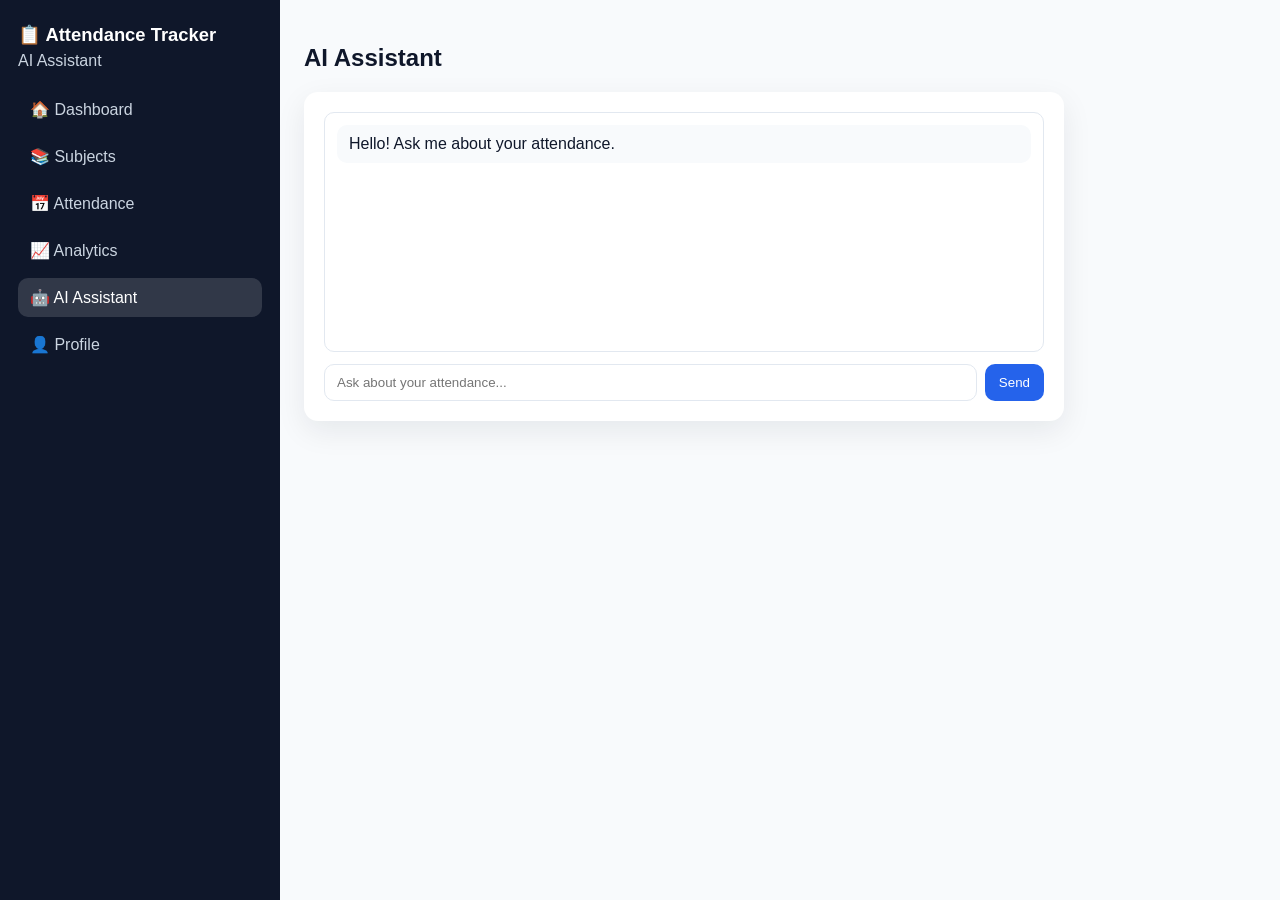
<file: frontend/pages/ai-assistant/ai-assistant.html>
<!DOCTYPE html>
<html lang="en">

<head>
    <meta charset="UTF-8">
    <meta name="viewport" content="width=device-width, initial-scale=1.0">
    <title>AI Assistant</title>
    <link rel="stylesheet" href="ai-assistant.css">
</head>

<body>
    <div class="page-shell">
        <aside class="sidebar">
            <div class="sidebar-header">
                <h1>📋 Attendance Tracker</h1>
                <p>AI Assistant</p>
            </div>
            <div class="sidebar-user" id="sidebarUser"
                style="display: none; padding: 12px; background: rgba(255,255,255,0.08); border-radius: 10px; margin-bottom: 8px;">
                <div style="display: flex; align-items: center; gap: 10px;">
                    <span style="font-size: 1.5rem;">👤</span>
                    <div style="flex: 1; min-width: 0;">
                        <div style="font-weight: 600; color: white; white-space: nowrap; overflow: hidden; text-overflow: ellipsis;"
                            id="sidebarUsername"></div>
                        <div style="font-size: 0.75rem; color: #94a3b8; white-space: nowrap; overflow: hidden; text-overflow: ellipsis;"
                            id="sidebarEmail"></div>
                    </div>
                    <a href="../profile/profile.html" class="btn-icon" title="Profile"
                        style="padding: 6px 8px; background: rgba(255,255,255,0.14);">⚙️</a>
                </div>
            </div>
            <nav class="sidebar-nav">
                <a class="nav-item" href="../dashboard/index.html">🏠 Dashboard</a>
                <a class="nav-item" href="../subjects/subjects.html">📚 Subjects</a>
                <a class="nav-item" href="../attendance/attendance.html">📅 Attendance</a>
                <a class="nav-item" href="../analytics/analytics.html">📈 Analytics</a>
                <a class="nav-item active" href="ai-assistant.html">🤖 AI Assistant</a>
                <a class="nav-item" href="../profile/profile.html">👤 Profile</a>
            </nav>
        </aside>
        <main class="main-content">
            <div class="section-header">
                <h2>AI Assistant</h2>
            </div>
            <div class="card">
                <div class="chat-box" id="chatBox">
                    <div class="message ai">
                        Hello! Ask me about your attendance.
                    </div>
                </div>

                <div class="chat-input">
                    <input id="message" type="text" placeholder="Ask about your attendance...">
                    <button id="sendBtn" class="btn-primary">Send</button>
                </div>
            </div>
        </main>

        <script type="module" src="ai-assistant.js"></script>
</body>

</html>
</file>
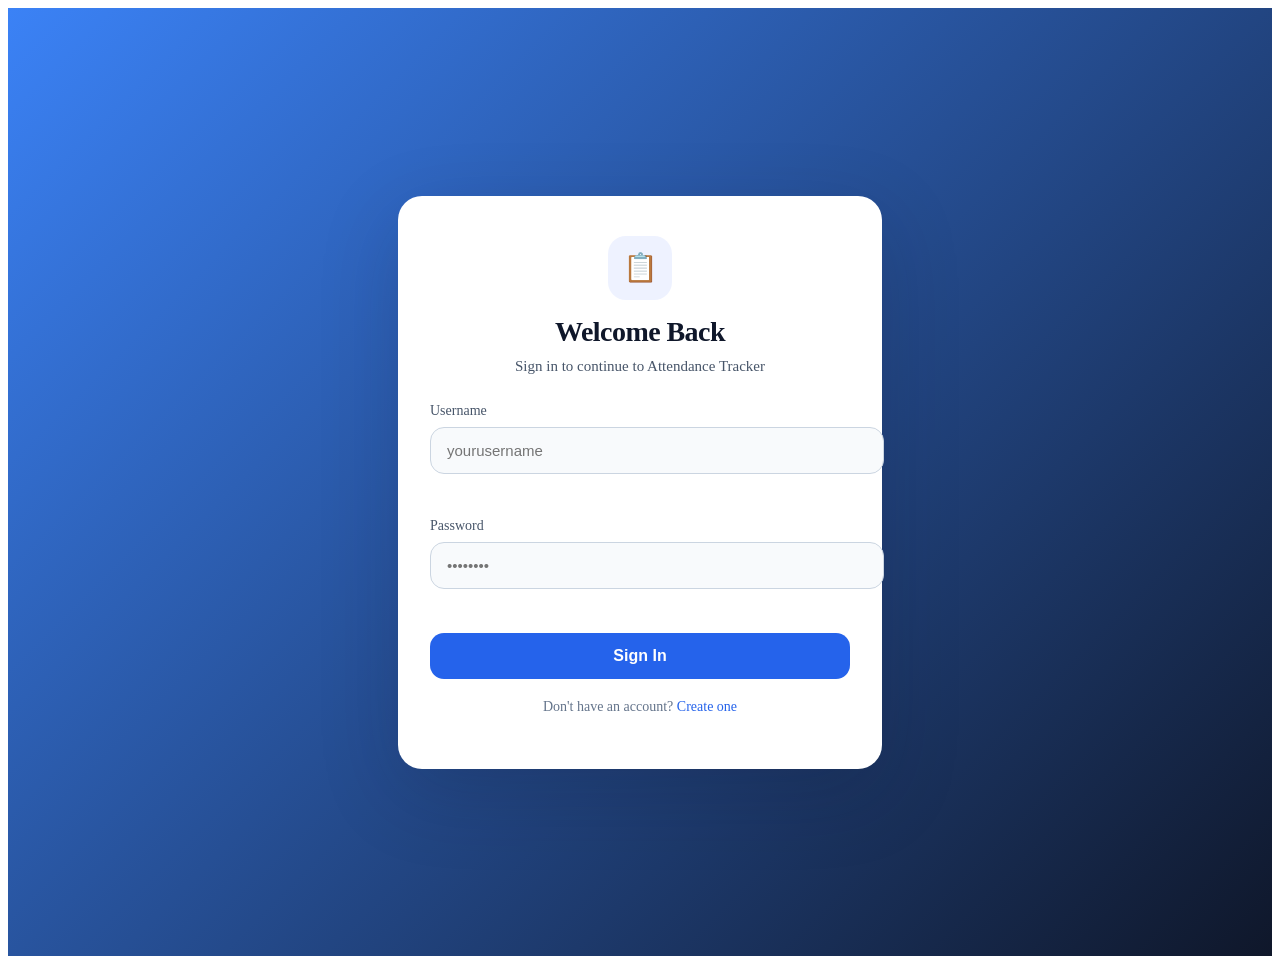
<file: frontend/pages/auth/login.html>
<!DOCTYPE html>
<html lang="en">
<head>
    <meta charset="UTF-8">
    <meta name="viewport" content="width=device-width, initial-scale=1.0">
    <title>Login - Attendance Tracker</title>
    <link rel="stylesheet" href="login.css">
</head>
<body>
    <div class="auth-container">
        <div class="auth-card">
            <div class="auth-header">
                <div class="auth-logo">📋</div>
                <h1>Welcome Back</h1>
                <p>Sign in to continue to Attendance Tracker</p>
            </div>

            <form id="loginForm" class="auth-form" novalidate>
                <div class="form-group">
                    <label for="username">Username</label>
                    <input type="text" id="username" name="username" required autocomplete="username" placeholder="yourusername">
                    <span class="error-message" id="usernameError"></span>
                </div>

                <div class="form-group">
                    <label for="password">Password</label>
                    <input type="password" id="password" name="password" required autocomplete="current-password" placeholder="••••••••">
                    <span class="error-message" id="passwordError"></span>
                </div>

                <button type="submit" class="btn-primary btn-full" id="submitBtn">
                    <span class="btn-text">Sign In</span>
                    <span class="btn-loader hidden">⏳</span>
                </button>

                <div class="error-banner hidden" id="formError"></div>
            </form>

            <div class="auth-footer">
                <p>Don't have an account? <a href="register.html">Create one</a></p>
            </div>
        </div>
    </div>

    <script type="module" src="login.js"></script>
</body>
</html>
</file>
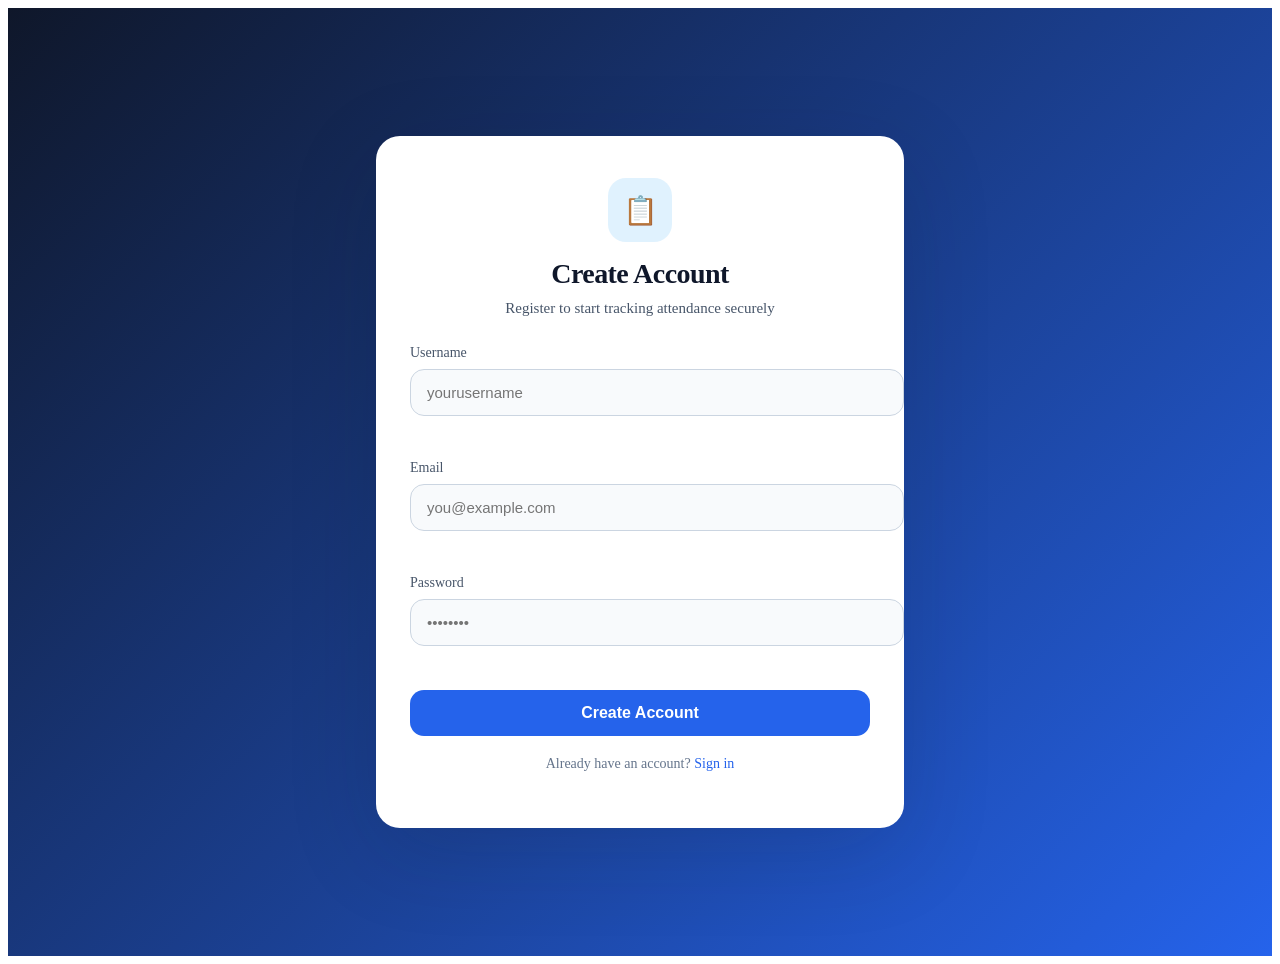
<file: frontend/pages/auth/register.html>
<!DOCTYPE html>
<html lang="en">
<head>
    <meta charset="UTF-8">
    <meta name="viewport" content="width=device-width, initial-scale=1.0">
    <title>Register - Attendance Tracker</title>
    <link rel="stylesheet" href="register.css">
</head>
<body>
    <div class="auth-container">
        <div class="auth-card">
            <div class="auth-header">
                <div class="auth-logo">📋</div>
                <h1>Create Account</h1>
                <p>Register to start tracking attendance securely</p>
            </div>

            <form id="registerForm" class="auth-form" novalidate>
                <div class="form-group">
                    <label for="username">Username</label>
                    <input type="text" id="username" name="username" required autocomplete="username" placeholder="yourusername">
                    <span class="error-message" id="usernameError"></span>
                </div>

                <div class="form-group">
                    <label for="email">Email</label>
                    <input type="email" id="email" name="email" required autocomplete="email" placeholder="you@example.com">
                    <span class="error-message" id="emailError"></span>
                </div>

                <div class="form-group">
                    <label for="password">Password</label>
                    <input type="password" id="password" name="password" required autocomplete="new-password" placeholder="••••••••">
                    <span class="error-message" id="passwordError"></span>
                </div>

                <button type="submit" class="btn-primary btn-full" id="submitBtn">
                    <span class="btn-text">Create Account</span>
                    <span class="btn-loader hidden">⏳</span>
                </button>

                <div class="error-banner hidden" id="formError"></div>
            </form>

            <div class="auth-footer">
                <p>Already have an account? <a href="login.html">Sign in</a></p>
            </div>
        </div>
    </div>

    <script type="module" src="register.js"></script>
</body>
</html>
</file>
<file: frontend/pages/ai-assistant/ai-assistant.css>
:root {
    --primary: #2563eb;
    --bg: #f8fafc;
    --surface: #ffffff;
    --text: #0f172a;
    --text-muted: #64748b;
    --border: #e2e8f0;
    --radius: 14px;
    --shadow: 0 10px 30px rgba(15, 23, 42, 0.08);
}
* { box-sizing: border-box; }
body { margin: 0; font-family: Inter, -apple-system, BlinkMacSystemFont, "Segoe UI", sans-serif; background: var(--bg); color: var(--text); }
.page-shell { display: grid; grid-template-columns: 280px 1fr; min-height: 100vh; }
.sidebar { background: #0f172a; color: white; padding: 24px 18px; }
.sidebar-header h1 { margin: 0; font-size: 1.15rem; }
.sidebar-header p { margin: 6px 0 0; color: #cbd5e1; }
.sidebar-nav { display: flex; flex-direction: column; gap: 8px; margin-top: 20px; }
.nav-item { color: #cbd5e1; text-decoration: none; padding: 10px 12px; border-radius: 10px; }
.nav-item.active, .nav-item:hover { background: rgba(255,255,255,.14); color: white; }
.main-content { padding: 24px; }
.section-header { margin-bottom: 18px; }
.card { background: var(--surface); border-radius: var(--radius); box-shadow: var(--shadow); padding: 20px; max-width: 760px; }
.chat-box { min-height: 240px; border: 1px solid var(--border); border-radius: 10px; padding: 12px; margin-bottom: 12px; }
.message { background: #f8fafc; padding: 10px 12px; border-radius: 10px; margin-bottom: 8px; }
.chat-input { display: flex; gap: 8px; }
.chat-input input { flex: 1; border: 1px solid var(--border); border-radius: 10px; padding: 10px 12px; }
.btn-primary { border: 0; border-radius: 10px; padding: 10px 14px; cursor: pointer; background: var(--primary); color: white; }
@media (max-width: 860px) { .page-shell { grid-template-columns: 1fr; } .sidebar { padding-bottom: 12px; } }
</file>
<file: frontend/pages/auth/login.css>
.auth-container {
    min-height: 100vh;
    display: flex;
    align-items: center;
    justify-content: center;
    background: linear-gradient(135deg, #3b82f6, #0f172a);
    padding: 24px;
}

.auth-card {
    width: 100%;
    max-width: 420px;
    background: #ffffff;
    border-radius: 24px;
    box-shadow: 0 24px 80px rgba(15, 23, 42, 0.18);
    padding: 40px 32px;
    color: #0f172a;
}

.auth-header {
    text-align: center;
    margin-bottom: 28px;
}

.auth-logo {
    width: 64px;
    height: 64px;
    margin: 0 auto 16px;
    display: grid;
    place-items: center;
    background: #eef2ff;
    border-radius: 18px;
    font-size: 28px;
}

.auth-header h1 {
    margin: 0;
    font-size: 28px;
    letter-spacing: -0.02em;
}

.auth-header p {
    margin: 10px auto 0;
    color: #475569;
    font-size: 15px;
}

.auth-form {
    display: grid;
    gap: 18px;
}

.form-group {
    display: grid;
    gap: 8px;
}

.form-group label {
    font-size: 14px;
    color: #475569;
}

.form-group input {
    width: 100%;
    padding: 14px 16px;
    border-radius: 14px;
    border: 1px solid #cbd5e1;
    background: #f8fafc;
    color: #0f172a;
    font-size: 15px;
}

.form-group input:focus {
    outline: none;
    border-color: #3b82f6;
    box-shadow: 0 0 0 4px rgba(59, 130, 246, 0.12);
}

.error-message {
    color: #dc2626;
    font-size: 13px;
    min-height: 18px;
}

.btn-primary {
    width: 100%;
    padding: 14px 18px;
    border: none;
    border-radius: 14px;
    background: #2563eb;
    color: #ffffff;
    font-size: 16px;
    font-weight: 600;
    cursor: pointer;
    transition: transform 0.2s ease, box-shadow 0.2s ease;
}

.btn-primary:hover {
    transform: translateY(-1px);
    box-shadow: 0 14px 30px rgba(37, 99, 235, 0.18);
}

.btn-full {
    display: inline-flex;
    align-items: center;
    justify-content: center;
}

.btn-loader {
    margin-left: 10px;
}

.hidden {
    display: none !important;
}

.error-banner {
    margin-top: 4px;
    padding: 12px 14px;
    border-radius: 12px;
    background: #fee2e2;
    color: #991b1b;
    font-size: 14px;
}

.auth-footer {
    margin-top: 20px;
    text-align: center;
    color: #64748b;
    font-size: 14px;
}

.auth-footer a {
    color: #2563eb;
    text-decoration: none;
}

.auth-footer a:hover {
    text-decoration: underline;
}
</file>
<file: frontend/pages/auth/register.css>
.auth-container {
    min-height: 100vh;
    display: flex;
    align-items: center;
    justify-content: center;
    background: linear-gradient(135deg, #0f172a, #2563eb);
    padding: 24px;
}

.auth-card {
    width: 100%;
    max-width: 460px;
    background: #ffffff;
    border-radius: 24px;
    box-shadow: 0 24px 90px rgba(15, 23, 42, 0.16);
    padding: 42px 34px;
    color: #0f172a;
}

.auth-header {
    text-align: center;
    margin-bottom: 28px;
}

.auth-logo {
    width: 64px;
    height: 64px;
    margin: 0 auto 16px;
    display: grid;
    place-items: center;
    background: #e0f2fe;
    border-radius: 18px;
    font-size: 28px;
}

.auth-header h1 {
    margin: 0;
    font-size: 28px;
    letter-spacing: -0.02em;
}

.auth-header p {
    margin: 10px auto 0;
    color: #475569;
    font-size: 15px;
}

.auth-form {
    display: grid;
    gap: 18px;
}

.form-group {
    display: grid;
    gap: 8px;
}

.form-group label {
    font-size: 14px;
    color: #475569;
}

.form-group input {
    width: 100%;
    padding: 14px 16px;
    border-radius: 14px;
    border: 1px solid #cbd5e1;
    background: #f8fafc;
    color: #0f172a;
    font-size: 15px;
}

.form-group input:focus {
    outline: none;
    border-color: #2563eb;
    box-shadow: 0 0 0 4px rgba(37, 99, 235, 0.12);
}

.error-message {
    color: #dc2626;
    font-size: 13px;
    min-height: 18px;
}

.btn-primary {
    width: 100%;
    padding: 14px 18px;
    border: none;
    border-radius: 14px;
    background: #2563eb;
    color: #ffffff;
    font-size: 16px;
    font-weight: 600;
    cursor: pointer;
    transition: transform 0.2s ease, box-shadow 0.2s ease;
}

.btn-primary:hover {
    transform: translateY(-1px);
    box-shadow: 0 14px 30px rgba(37, 99, 235, 0.18);
}

.btn-full {
    display: inline-flex;
    align-items: center;
    justify-content: center;
}

.btn-loader {
    margin-left: 10px;
}

.hidden {
    display: none !important;
}

.error-banner {
    margin-top: 4px;
    padding: 12px 14px;
    border-radius: 12px;
    background: #fee2e2;
    color: #991b1b;
    font-size: 14px;
}

.auth-footer {
    margin-top: 20px;
    text-align: center;
    color: #64748b;
    font-size: 14px;
}

.auth-footer a {
    color: #2563eb;
    text-decoration: none;
}

.auth-footer a:hover {
    text-decoration: underline;
}
</file>
